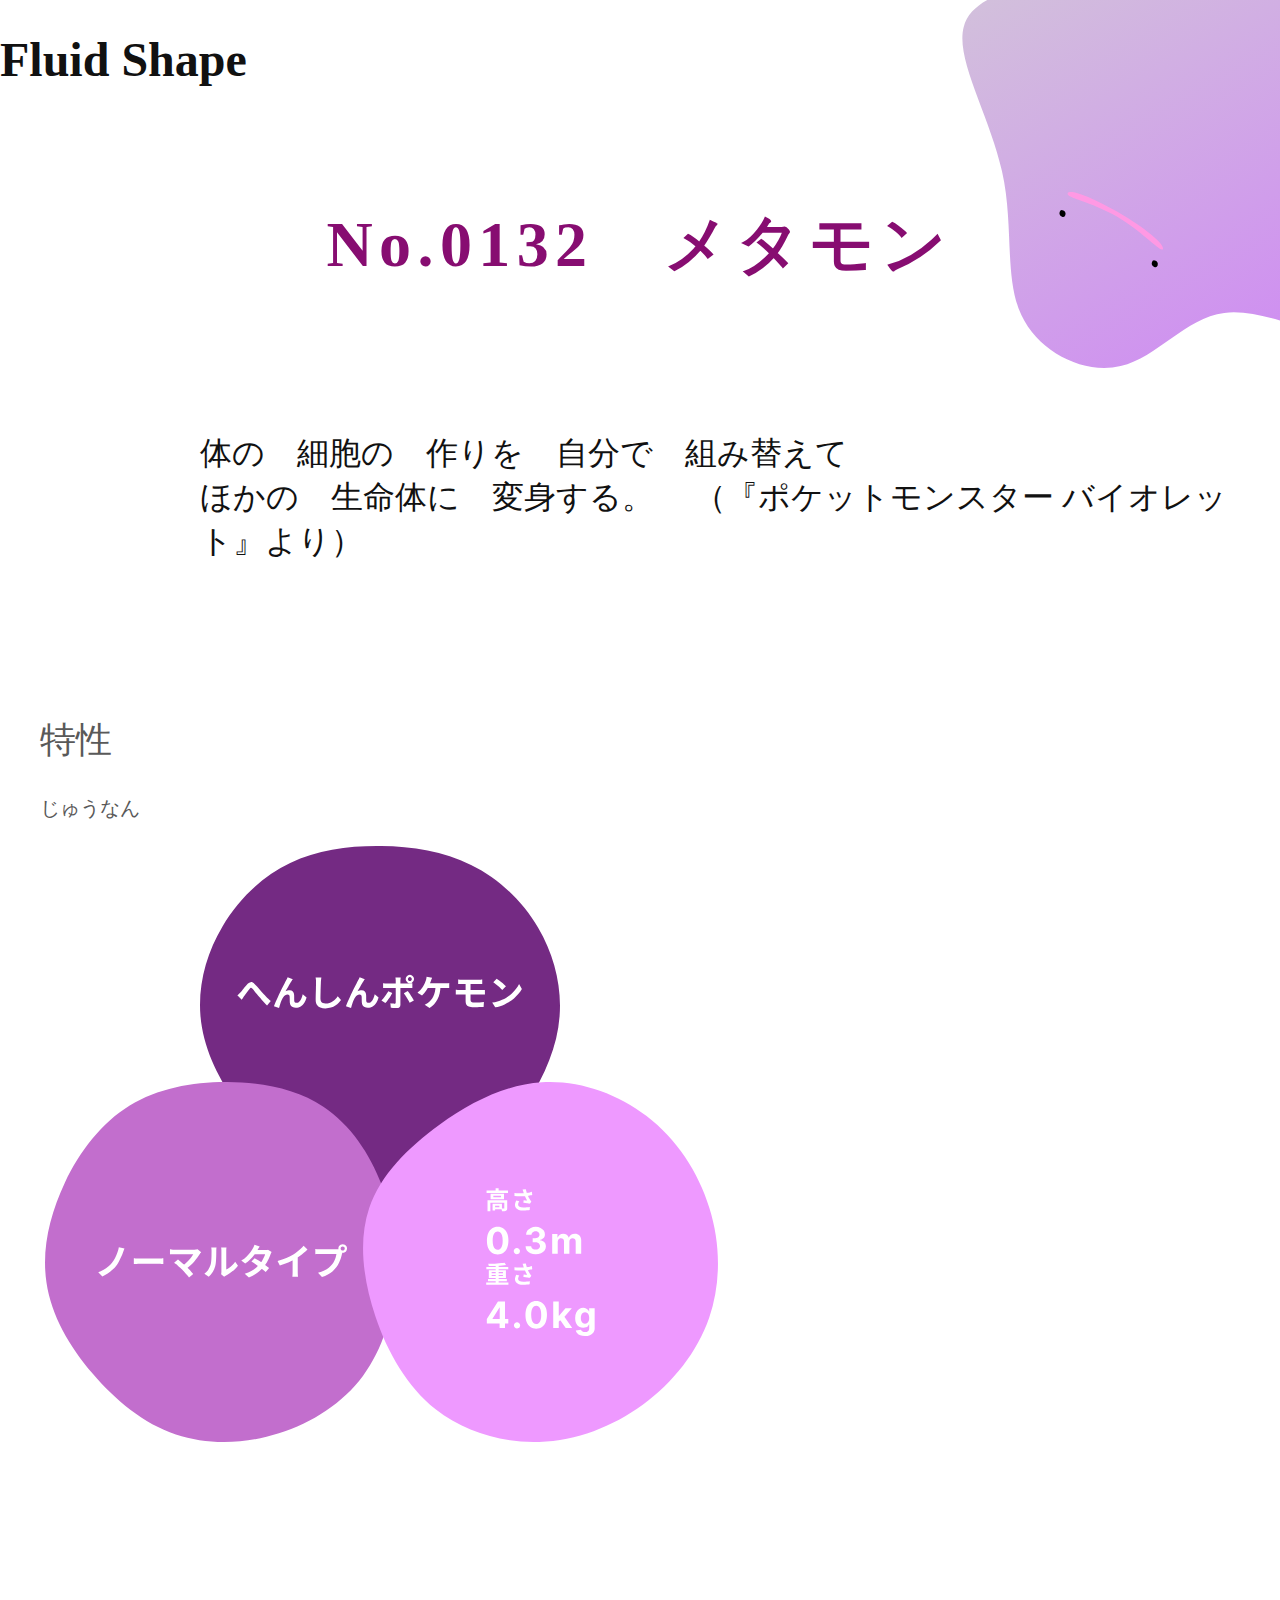
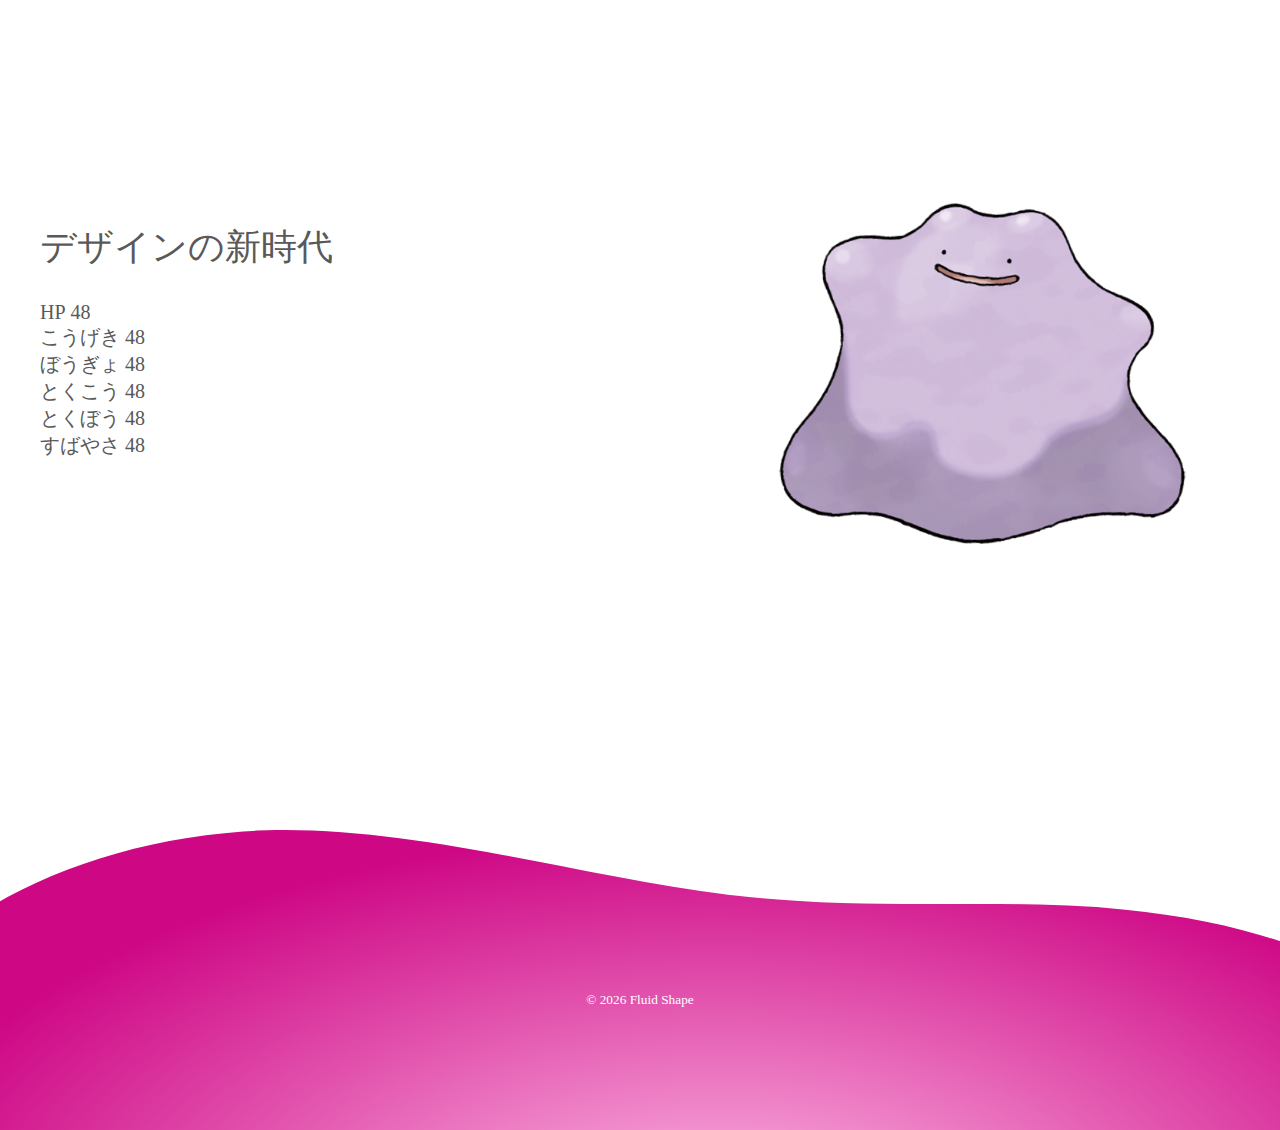
<file: custom/index.html>
<!DOCTYPE html>
<html lang="ja">

<head>
    <meta charset="UTF-8">
    <title>Fluid Shape</title>
    <link rel="stylesheet" href="style.css">
</head>

<body>
    <header>
        <div class="links">
            <h1 class="logo"><a href="#">Fluid Shape</a></h1>
            <nav>
                <a href="#">Page 1</a>
                <a href="#">Page 2</a>
                <a href="#">Page 3</a>
                <a href="#">Page 4</a>
            </nav>
        </div>
        <p class="main-copy">No.0132　メタモン</p>
        <p class="sub-copy">
            体の　細胞の　作りを　自分で　組み替えて　<br>
            ほかの　生命体に　変身する。　
            （『ポケットモンスター バイオレット』より）
        </p>
    </header>

    <main>
        <section class="feature">
            <div class="text-area">
                <h2>特性</h2>
                <p>じゅうなん</p>
            </div>

            <div class="features">
                <div class="center">

                </div>
                <div class="left">

                </div>
                <div class="right">

                </div>
            </div>

        </section>

        <section class="new-era">
            <div class="text-area">
                <h2>デザインの新時代</h2>
                <p>HP 48<br>
                    こうげき 48<br>
                    ぼうぎょ 48<br>
                    とくこう 48<br>
                    とくぼう 48<br>
                    すばやさ 48</p>
            </div>

            <img src="img/metamon.png" alt="メタモン">
        </section>
    </main>

    <footer>
        <small class="copyright">&copy; 2026 Fluid Shape</small>
    </footer>
</body>

</html>
</file>
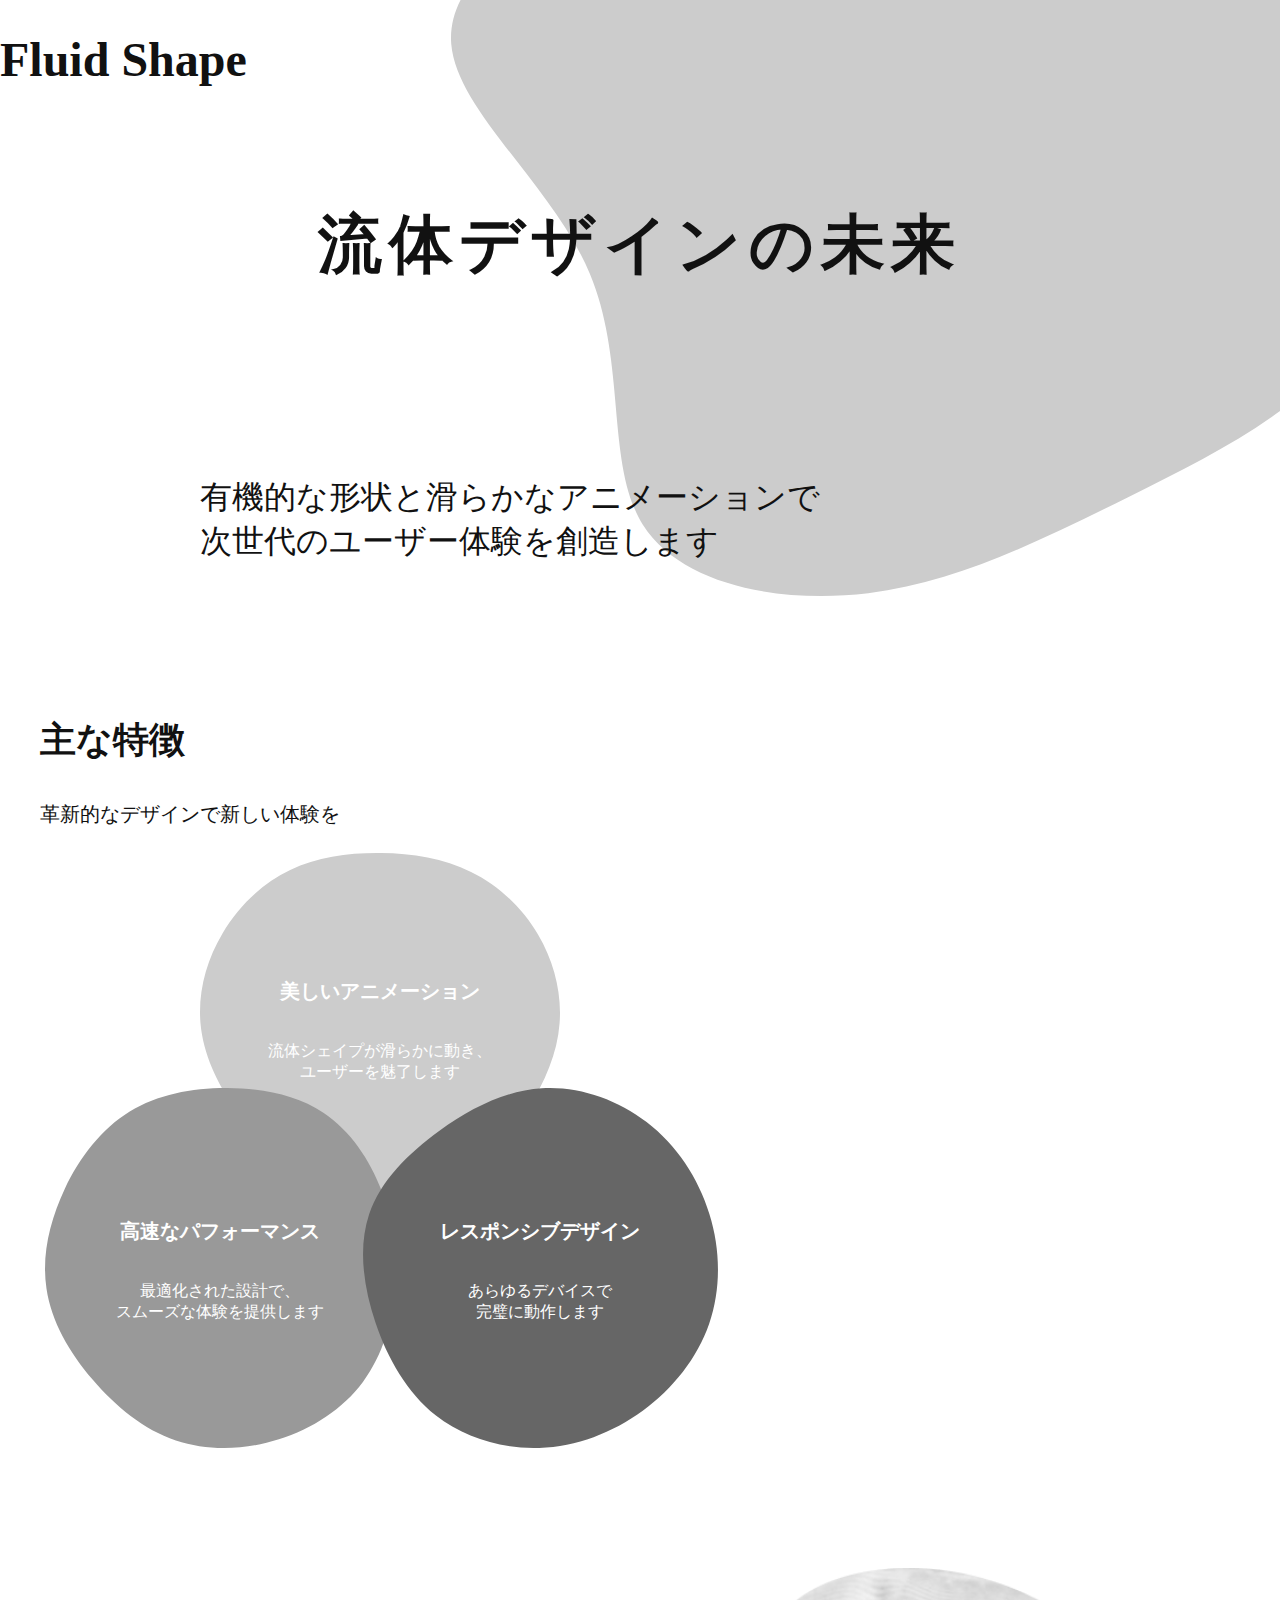
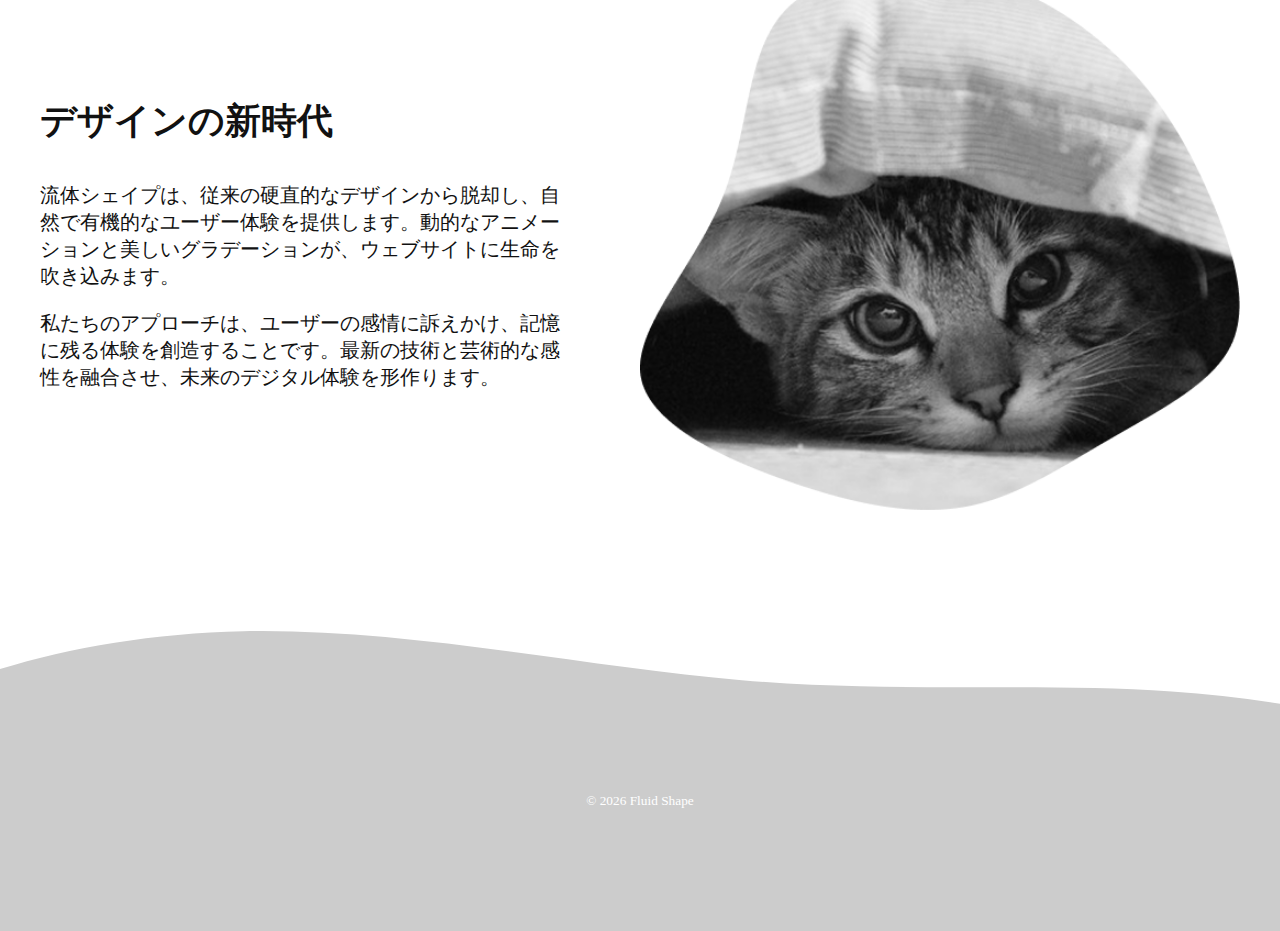
<file: sample/index.html>
<!DOCTYPE html>
<html lang="ja">
<head>
    <meta charset="UTF-8">
    <title>Fluid Shape</title>
    <link rel="stylesheet" href="style.css">
</head>

<body>
    <header>
        <div class="links">
            <h1 class="logo"><a href="#">Fluid Shape</a></h1>
            <nav>
                <a href="#">Page 1</a>
                <a href="#">Page 2</a>
                <a href="#">Page 3</a>
                <a href="#">Page 4</a>
            </nav>
        </div>
        <p class="main-copy">流体デザインの未来</p>
        <p class="sub-copy">
            有機的な形状と滑らかなアニメーションで<br>
            次世代のユーザー体験を創造します
        </p>
    </header>

    <main>
        <section class="feature">
            <div class="text-area">
                <h2>主な特徴</h2>
                <p>革新的なデザインで新しい体験を</p>
            </div>

            <div class="features">
                <div class="center">
                    <div>
                        <h3>美しいアニメーション</h3>
                        <p>流体シェイプが滑らかに動き、<br>ユーザーを魅了します</p>
                    </div>
                </div>
                <div class="left">
                    <div>
                        <h3>高速なパフォーマンス</h3>
                        <p>最適化された設計で、<br>スムーズな体験を提供します</p>
                    </div>
                </div>
                <div class="right">
                    <div>
                        <h3>レスポンシブデザイン</h3>
                        <p>あらゆるデバイスで<br>完璧に動作します</p>
                    </div>
                </div>
            </div>

        </section>

        <section class="new-era">
            <div class="text-area">
                <h2>デザインの新時代</h2>
                <p>流体シェイプは、従来の硬直的なデザインから脱却し、自然で有機的なユーザー体験を提供します。動的なアニメーションと美しいグラデーションが、ウェブサイトに生命を吹き込みます。</p>
                <p>私たちのアプローチは、ユーザーの感情に訴えかけ、記憶に残る体験を創造することです。最新の技術と芸術的な感性を融合させ、未来のデジタル体験を形作ります。</p>
            </div>
            <img src="img/cat.png" alt="猫">
        </section>
    </main>

    <footer>
        <small class="copyright">&copy; 2026 Fluid Shape</small>
    </footer>
</body>

</html>
</file>
<file: custom/style.css>
@charset "utf-8";

* {
    box-sizing: border-box;
}

body {
    margin: 0;
    color: #111;
    font-size: 16px;
}

a {
    color: inherit;
    text-decoration: none;
}

header {
    height: 596px;
    display: flex;
    flex-direction: column;
    position: relative;
    background: url(img/Frame.svg) no-repeat top right/contain;
}

.links .logo {
    font-size: 48px;
}

.links nav {
    color: #fff;
}

.main-copy {
    width: 100%;
    font-size: 64px;
    font-weight: 700;
    text-align: center;
    margin: 1em 0 0;
    letter-spacing: .1em;
}

.sub-copy {
    font-size: 32px;
    position: absolute;
    left: 200px;
    bottom: 0;
}

.main-copy{
    color: #870D71;
}

main {
    width: 1200px;
    margin: auto;
}

section {
    margin: 120px auto;
}

h2 {
    color: #595959;

    font-family: Inter;
    font-size: 36px;
    font-style: normal;
    font-weight: 400;
    line-height: normal;
}

.text-area p {
    color: #595959;

    font-family: Inter;
    font-size: 20px;
    font-style: normal;
    font-weight: 400;
    line-height: normal;
}

.featuer {
    display: flex;
    flex-direction: row-reverse;
    justify-content: center;
    gap: 100px;
}

.feature .text-area {
    margin-top: 100px;
    
}

.features {
    width: 680px;
    height: 600px;
    position: relative;
    text-align: center;
    color: #fff;
}

.features div {
    position: absolute;
    display: flex;
    flex-direction: column;
    justify-content: center;
    align-items: center;
    width: 360px;
    height: 360px;
}

.center {
    background: url(img/20260116-Fluid-shape/center.svg) center/contain no-repeat;
    top: 0;
    left: 50%;
    transform: translateX(-50%);
}

.left {
    background: url(img/left.svg) center/contain no-repeat;
    left: 0;
    bottom: 0;
}

.right {
    background: url(img/20260116-Fluid-shape/right.svg) center/contain no-repeat;
    right: 0;
    bottom: 0;
}

.features h3 {
    font-size: 20px;
    margin-bottom: 1em;
}

.new-era {
    display: flex;
    align-items: center;
    justify-content: space-between;
}

.new-era .text-area {
    width: 44%;
}

.new-era img {
    width: 50%;
    height: auto;
}


footer {
    height: 300px;
    background: url(img/footer.svg) top center /cover no-repeat;
    display: flex;
    justify-content: center;
    align-items: center;
}

.copyright {
    color: #fff;
    margin-top: 40px;/
}
</file>
<file: sample/style.css>
@charset "utf-8";

*{
    box-sizing: border-box;
}

body{
    margin: 0;
    color: #111;
    font-size: 16px;
}

a{
    color: inherit;
    text-decoration: none;
}

header{
    height: 596px;
    display: flex;
    flex-direction: column;
    position: relative;
    background: url(img/header.svg) no-repeat top right/contain;
}

.links .logo{
    font-size: 48px;
}

.links nav{
    color: #fff;
}

.main-copy{
    width: 100%;
    font-size: 64px;
    font-weight: 700;
    text-align: center;
    margin: 1em 0 0;
    letter-spacing: .1em;
}

.sub-copy{
    font-size: 32px;
    position: absolute;
    left: 200px;
    bottom: 0;
}

main{
    width: 1200px;
    margin: auto;
}

section{
    margin: 120px auto;
}

h2{
    font-size: 36px;
    margin-bottom: 1em;
}

.text-area p{
    font-size: 20px;
}

.featuer{
    display: flex;
    flex-direction: row-reverse;
    justify-content: center;
    gap: 100px;
}

.feature .text-area {
  margin-top: 100px;
}

.features {
  width: 680px;
  height: 600px;
  position: relative;
  text-align: center;
  color: #fff;
}

.features div {
  position: absolute;
  display: flex;
  flex-direction: column;
  justify-content: center;
  align-items: center;
  width: 360px;
  height: 360px; 
}

.center {
  background: url(img/center.svg) center/contain no-repeat;
  top: 0; 
  left: 50%; 
  transform: translateX(-50%);
}

.left {
  background: url(img/left.svg) center/contain no-repeat;
  left: 0;
  bottom: 0;
}

.right {
  background: url(img/right.svg) center/contain no-repeat;
  right: 0;
  bottom: 0;
}

.features h3 {
  font-size: 20px;
  margin-bottom: 1em;
}

.new-era {
  display: flex;
  align-items: center;
  justify-content: space-between;
}

.new-era .text-area {
  width: 44%;
}

.new-era img {
  width: 50%;
  height: auto;
}

footer {
  height: 300px;
  background: url(img/footer.svg) top center /cover no-repeat; 
  display: flex;
  justify-content: center;
  align-items: center;
}

.copyright {
  color: #fff;
  margin-top: 40px; /
}
</file>
